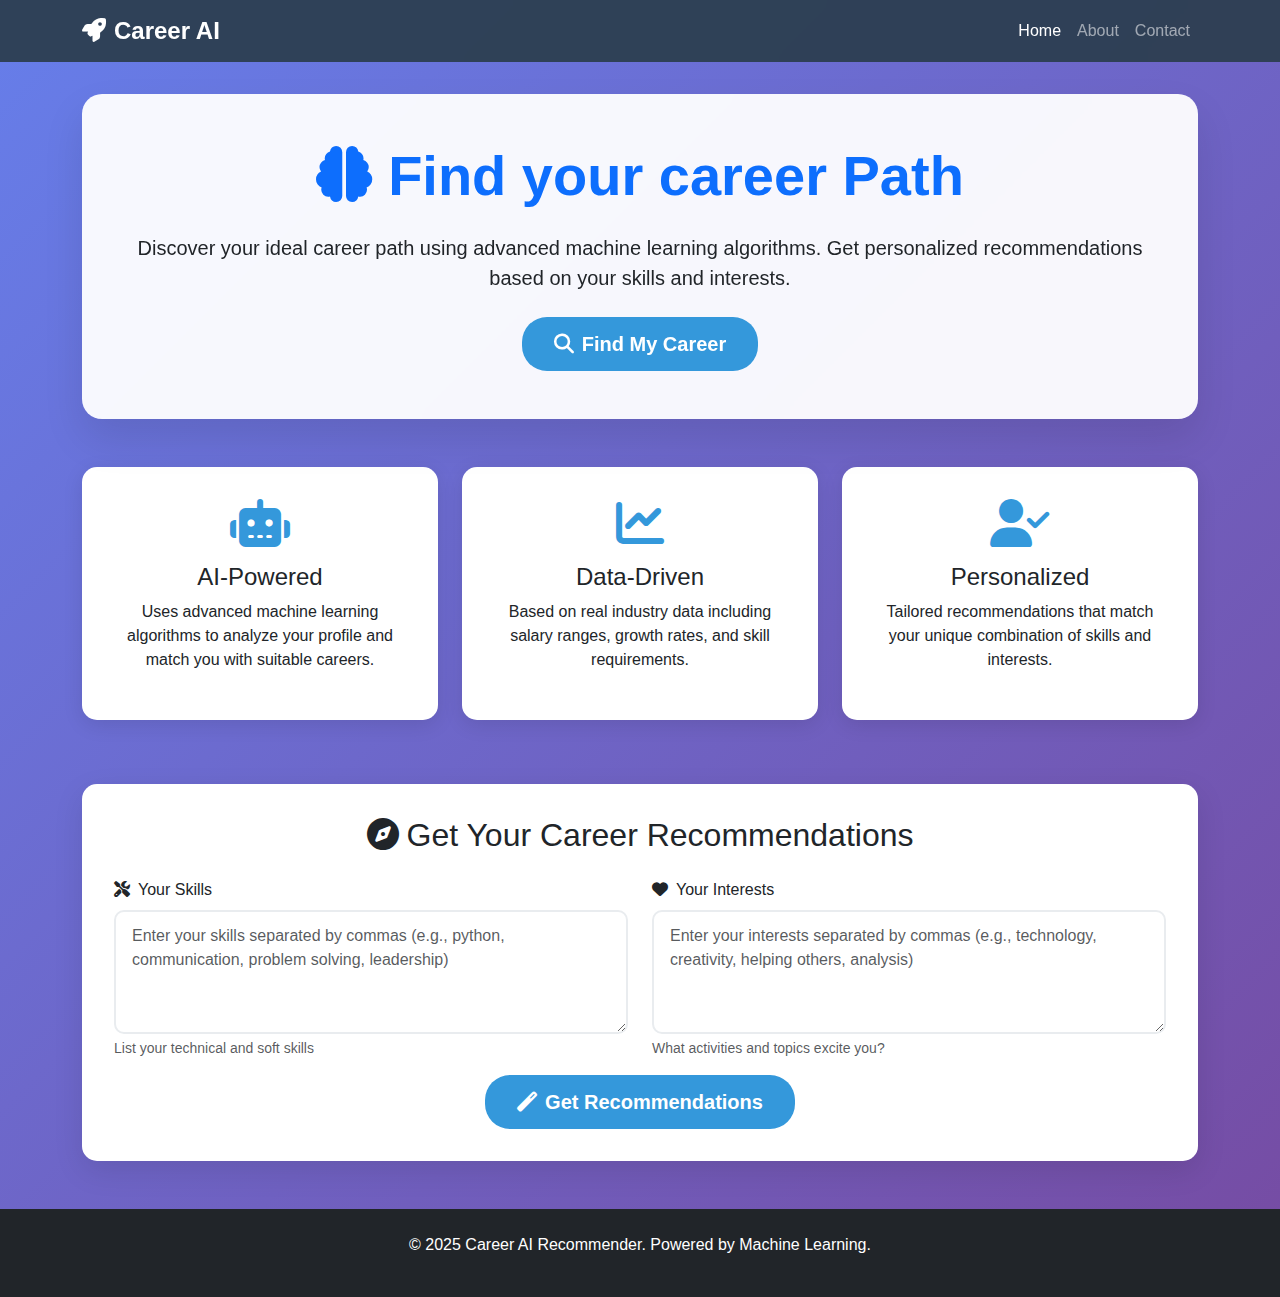
<file: templates/index.html>
<!DOCTYPE html>
<html lang="en">
<head>
    <meta charset="UTF-8">
    <meta name="viewport" content="width=device-width, initial-scale=1.0">
    <title>AI Career Path Recommender</title>
    <link href="https://cdnjs.cloudflare.com/ajax/libs/bootstrap/5.3.0/css/bootstrap.min.css" rel="stylesheet">
    <link href="https://cdnjs.cloudflare.com/ajax/libs/font-awesome/6.4.0/css/all.min.css" rel="stylesheet">
    <style>
        :root {
            --primary-color: #2c3e50;
            --secondary-color: #3498db;
            --accent-color: #e74c3c;
            --success-color: #27ae60;
            --background-gradient: linear-gradient(135deg, #667eea 0%, #764ba2 100%);
        }

        body {
            font-family: 'Segoe UI', Tahoma, Geneva, Verdana, sans-serif;
            background: var(--background-gradient);
            min-height: 100vh;
        }

        .hero-section {
            background: rgba(255, 255, 255, 0.95);
            backdrop-filter: blur(10px);
            border-radius: 20px;
            margin: 2rem 0;
            padding: 3rem;
            box-shadow: 0 20px 40px rgba(0, 0, 0, 0.1);
        }

        .navbar {
            background: rgba(44, 62, 80, 0.95) !important;
            backdrop-filter: blur(10px);
        }

        .navbar-brand {
            font-weight: bold;
            font-size: 1.5rem;
        }

        .form-container {
            background: white;
            border-radius: 15px;
            padding: 2rem;
            box-shadow: 0 10px 30px rgba(0, 0, 0, 0.1);
            margin: 2rem 0;
        }

        .form-control {
            border-radius: 10px;
            border: 2px solid #e9ecef;
            padding: 0.75rem 1rem;
            transition: all 0.3s ease;
        }

        .form-control:focus {
            border-color: var(--secondary-color);
            box-shadow: 0 0 0 0.2rem rgba(52, 152, 219, 0.25);
        }

        .btn-primary {
            background: var(--secondary-color);
            border: none;
            border-radius: 25px;
            padding: 0.75rem 2rem;
            font-weight: 600;
            transition: all 0.3s ease;
        }

        .btn-primary:hover {
            background: #2980b9;
            transform: translateY(-2px);
            box-shadow: 0 5px 15px rgba(52, 152, 219, 0.4);
        }

        .career-card {
            background: white;
            border-radius: 15px;
            padding: 1.5rem;
            margin: 1rem 0;
            box-shadow: 0 5px 20px rgba(0, 0, 0, 0.1);
            transition: all 0.3s ease;
            border-left: 5px solid var(--secondary-color);
        }

        .career-card:hover {
            transform: translateY(-5px);
            box-shadow: 0 10px 30px rgba(0, 0, 0, 0.15);
        }

        .similarity-score {
            background: var(--success-color);
            color: white;
            padding: 0.5rem 1rem;
            border-radius: 20px;
            font-weight: bold;
            display: inline-block;
            margin-bottom: 1rem;
        }

        .loading {
            display: none;
            text-align: center;
            padding: 2rem;
        }

        .spinner-border {
            color: var(--secondary-color);
        }

        .feature-icon {
            font-size: 3rem;
            color: var(--secondary-color);
            margin-bottom: 1rem;
        }
        .feature-card {
            text-align: center;
            padding: 2rem;
            border-radius: 15px;
            background: white;
            box-shadow: 0 5px 20px rgba(0, 0, 0, 0.1);
            transition: all 0.3s ease;
            margin: 1rem 0;
        }

        .feature-card:hover {
            transform: translateY(-10px);
            box-shadow: 0 15px 40px rgba(0, 0, 0, 0.15);
        }

        .alert {
            border-radius: 10px;
            border: none;
        }
    </style>
</head>
<body>
    <!-- Navigation -->
    <nav class="navbar navbar-expand-lg navbar-dark">
        <div class="container">
            <a class="navbar-brand" href="/">
                <i class="fas fa-rocket me-2"></i>Career AI
            </a>
            <button class="navbar-toggler" type="button" data-bs-toggle="collapse" data-bs-target="#navbarNav">
                <span class="navbar-toggler-icon"></span>
            </button>
            <div class="collapse navbar-collapse" id="navbarNav">
                <ul class="navbar-nav ms-auto">
                    <li class="nav-item">
                        <a class="nav-link active" href="/">Home</a>
                    </li>
                    <li class="nav-item">
                        <a class="nav-link" href="/about">About</a>
                    </li>
                    <li class="nav-item">
                        <a class="nav-link" href="/contact">Contact</a>
                    </li>
                </ul>
            </div>
        </div>
    </nav>

    <div class="container">
        <!-- Hero Section -->
        <div class="hero-section text-center">
            <h1 class="display-4 fw-bold text-primary mb-4">
                <i class="fas fa-brain me-3"></i>Find your career Path
            </h1>
            <p class="lead mb-4">
                Discover your ideal career path using advanced machine learning algorithms. 
                Get personalized recommendations based on your skills and interests.
            </p>
            <a href="#recommender" class="btn btn-primary btn-lg">
                <i class="fas fa-search me-2"></i>Find My Career
            </a>
        </div>

        <!-- Features Section -->
        <div class="row mb-5">
            <div class="col-md-4">
                <div class="feature-card">
                    <i class="fas fa-robot feature-icon"></i>
                    <h4>AI-Powered</h4>
                    <p>Uses advanced machine learning algorithms to analyze your profile and match you with suitable careers.</p>
                </div>
            </div>
            <div class="col-md-4">
                <div class="feature-card">
                    <i class="fas fa-chart-line feature-icon"></i>
                    <h4>Data-Driven</h4>
                    <p>Based on real industry data including salary ranges, growth rates, and skill requirements.</p>
                </div>
            </div>
            <div class="col-md-4">
                <div class="feature-card">
                    <i class="fas fa-user-check feature-icon"></i>
                    <h4>Personalized</h4>
                    <p>Tailored recommendations that match your unique combination of skills and interests.</p>
                </div>
            </div>
        </div>

        <!-- Career Recommender Form -->
        <div class="form-container" id="recommender">
            <h2 class="text-center mb-4">
                <i class="fas fa-compass me-2"></i>Get Your Career Recommendations
            </h2>
            
            <form id="careerForm">
                <div class="row">
                    <div class="col-md-6">
                        <div class="mb-3">
                            <label for="skills" class="form-label">
                                <i class="fas fa-tools me-2"></i>Your Skills
                            </label>
                            <textarea class="form-control" id="skills" rows="4" 
                                    placeholder="Enter your skills separated by commas (e.g., python, communication, problem solving, leadership)"></textarea>
                            <div class="form-text">List your technical and soft skills</div>
                        </div>
                    </div>
                    <div class="col-md-6">
                        <div class="mb-3">
                            <label for="interests" class="form-label">
                                <i class="fas fa-heart me-2"></i>Your Interests
                            </label>
                            <textarea class="form-control" id="interests" rows="4" 
                                    placeholder="Enter your interests separated by commas (e.g., technology, creativity, helping others, analysis)"></textarea>
                            <div class="form-text">What activities and topics excite you?</div>
                        </div>
                    </div>
                </div>
                
                <div class="text-center">
                    <button type="submit" class="btn btn-primary btn-lg">
                        <i class="fas fa-magic me-2"></i>Get Recommendations
                    </button>
                </div>
            </form>
        </div>

        <!-- Loading Animation -->
        <div class="loading" id="loading">
            <div class="spinner-border" role="status">
                <span class="visually-hidden">Loading...</span>
            </div>
            <p class="mt-3">Analyzing your profile and finding the best career matches...</p>
        </div>

        <!-- Results Section -->
        <div id="results" class="mt-4" style="display: none;">
            <h3 class="text-center mb-4">
                <i class="fas fa-trophy me-2"></i>Your Career Recommendations
            </h3>
            <div id="recommendations"></div>
        </div>
    </div>

    <!-- Footer -->
    <footer class="bg-dark text-white text-center py-4 mt-5">
        <div class="container">
            <p>&copy; 2025 Career AI Recommender. Powered by Machine Learning.</p>
        </div>
    </footer>

    <script src="https://cdnjs.cloudflare.com/ajax/libs/bootstrap/5.3.0/js/bootstrap.bundle.min.js"></script>
    <script>
        document.getElementById('careerForm').addEventListener('submit', async function(e) {
            e.preventDefault();
            
            const skills = document.getElementById('skills').value;
            const interests = document.getElementById('interests').value;
            
            if (!skills.trim() && !interests.trim()) {
                alert('Please enter at least some skills or interests.');
                return;
            }
            
            // Show loading
            document.getElementById('loading').style.display = 'block';
            document.getElementById('results').style.display = 'none';
            
            try {
                const response = await fetch('/recommend', {
                    method: 'POST',
                    headers: {
                        'Content-Type': 'application/json',
                    },
                    body: JSON.stringify({
                        skills: skills,
                        interests: interests
                    })
                });
                
                const data = await response.json();
                
                if (data.error) {
                    throw new Error(data.error);
                }
                
                displayRecommendations(data.recommendations);
                
            } catch (error) {
                console.error('Error:', error);
                alert('An error occurred while getting recommendations. Please try again.');
            } finally {
                document.getElementById('loading').style.display = 'none';
            }
        });
        
        function displayRecommendations(recommendations) {
            const resultsDiv = document.getElementById('recommendations');
            resultsDiv.innerHTML = '';
            
            recommendations.forEach((rec, index) => {
                const card = document.createElement('div');
                card.className = 'career-card';
                card.innerHTML = `
                    <div class="d-flex justify-content-between align-items-start mb-3">
                        <h4 class="mb-0">${rec.career}</h4>
                        <span class="similarity-score">${rec.similarity_score}% Match</span>
                    </div>
                    <p class="text-muted mb-3">${rec.data.description}</p>
                    <div class="row">
                        <div class="col-md-6">
                            <h6><i class="fas fa-dollar-sign me-2"></i>Salary Range</h6>
                            <p>${rec.data.salary_range}</p>
                        </div>
                        <div class="col-md-6">
                            <h6><i class="fas fa-chart-line me-2"></i>Growth Rate</h6>
                            <p>${rec.data.growth_rate}</p>
                        </div>
                    </div>
                    <div class="row">
                        <div class="col-md-6">
                            <h6><i class="fas fa-cogs me-2"></i>Key Skills</h6>
                            <div class="d-flex flex-wrap">
                                ${rec.data.skills.slice(0, 4).map(skill => 
                                    `<span class="badge bg-secondary me-1 mb-1">${skill}</span>`
                                ).join('')}
                            </div>
                        </div>
                        <div class="col-md-6">
                            <h6><i class="fas fa-heart me-2"></i>Interests</h6>
                            <div class="d-flex flex-wrap">
                                ${rec.data.interests.slice(0, 3).map(interest => 
                                    `<span class="badge bg-info me-1 mb-1">${interest}</span>`
                                ).join('')}
                            </div>
                        </div>
                    </div>
                `;
                resultsDiv.appendChild(card);
            });
            
            document.getElementById('results').style.display = 'block';
            document.getElementById('results').scrollIntoView({ behavior: 'smooth' });
        }
    </script>
</body>
</html>
</file>
